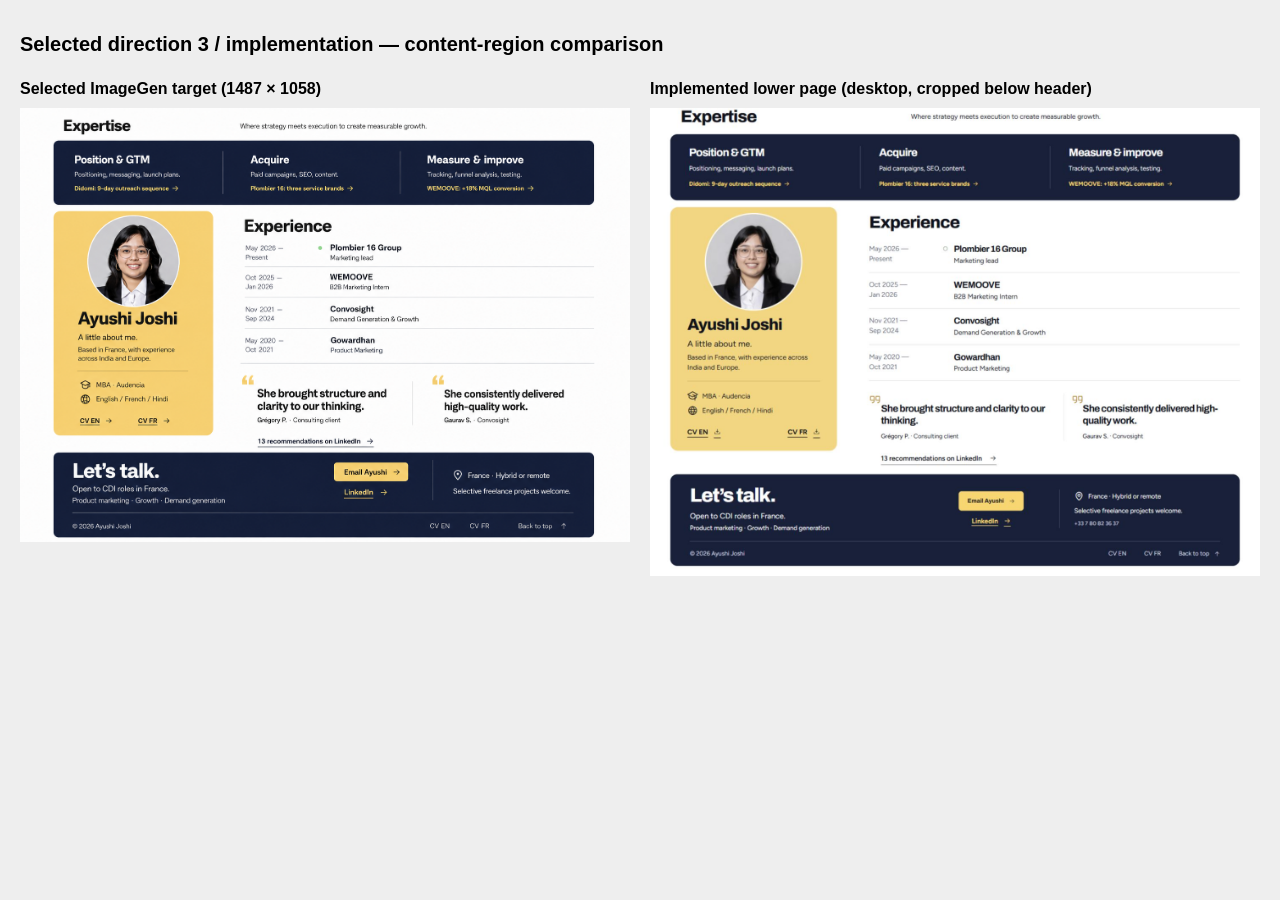
<file: audit/28-lower-comparison.html>
<!doctype html><html lang="en"><meta charset="utf-8"><title>Lower-page design QA: selected concept and implementation</title><style>body{margin:0;padding:20px;background:#eee;font:16px Arial}main{display:grid;grid-template-columns:1fr 1fr;gap:20px}figure{margin:0}figcaption{padding:10px 0;font-weight:bold} .crop{overflow:hidden}.crop img{margin-top:-10.1%}img{display:block;width:100%;height:auto}h1{font-size:20px}</style><h1>Selected direction 3 / implementation — content-region comparison</h1><main><figure><figcaption>Selected ImageGen target (1487 × 1058)</figcaption><img src="concepts-2026-09-06/03-recruiter-edit.png" alt="Selected direction three"></figure><figure><figcaption>Implemented lower page (desktop, cropped below header)</figcaption><div class="crop"><img src="27-desktop-lower.png" alt="Rendered lower page"></div></figure></main></html>
</file>
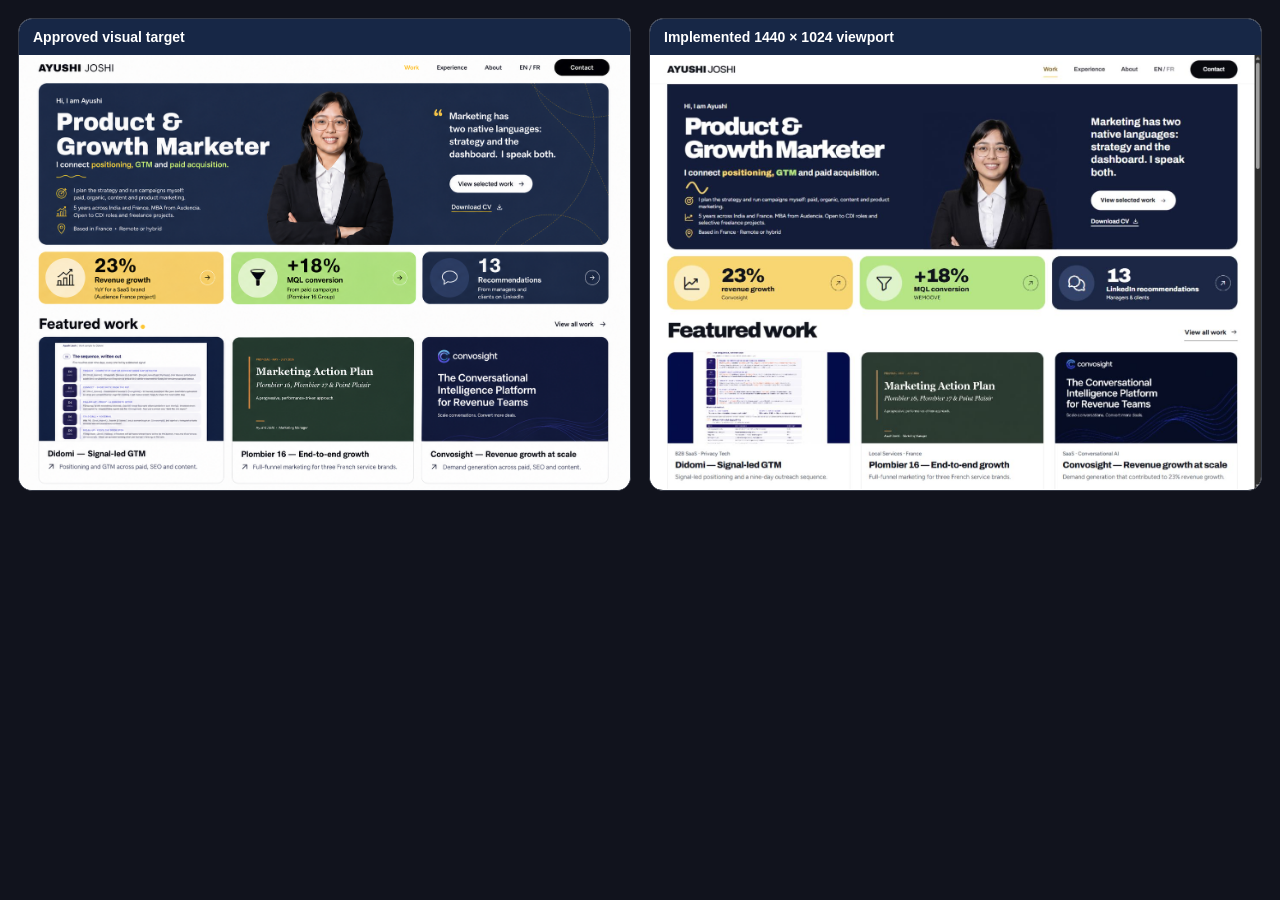
<file: audit/design-qa-comparison.html>
<!doctype html>
<html lang="en">
<head>
  <meta charset="utf-8">
  <meta name="viewport" content="width=device-width, initial-scale=1">
  <title>Ayushi portfolio — visual QA comparison</title>
  <style>
    * { box-sizing: border-box; }
    body { margin: 0; padding: 18px; color: #fff; background: #11131d; font: 600 14px Arial, sans-serif; }
    main { display: grid; grid-template-columns: 1fr 1fr; gap: 18px; }
    figure { margin: 0; overflow: hidden; border: 1px solid #353a47; border-radius: 14px; background: #fff; }
    figcaption { padding: 10px 14px; color: #fff; background: #172746; }
    img { display: block; width: 100%; height: auto; }
  </style>
</head>
<body>
  <main>
    <figure><figcaption>Approved visual target</figcaption><img src="17-approved-visual-target.png" alt="Approved portfolio visual target"></figure>
    <figure><figcaption>Implemented 1440 × 1024 viewport</figcaption><img src="18-implementation-desktop.png" alt="Implemented portfolio desktop viewport"></figure>
  </main>
</body>
</html>
</file>
